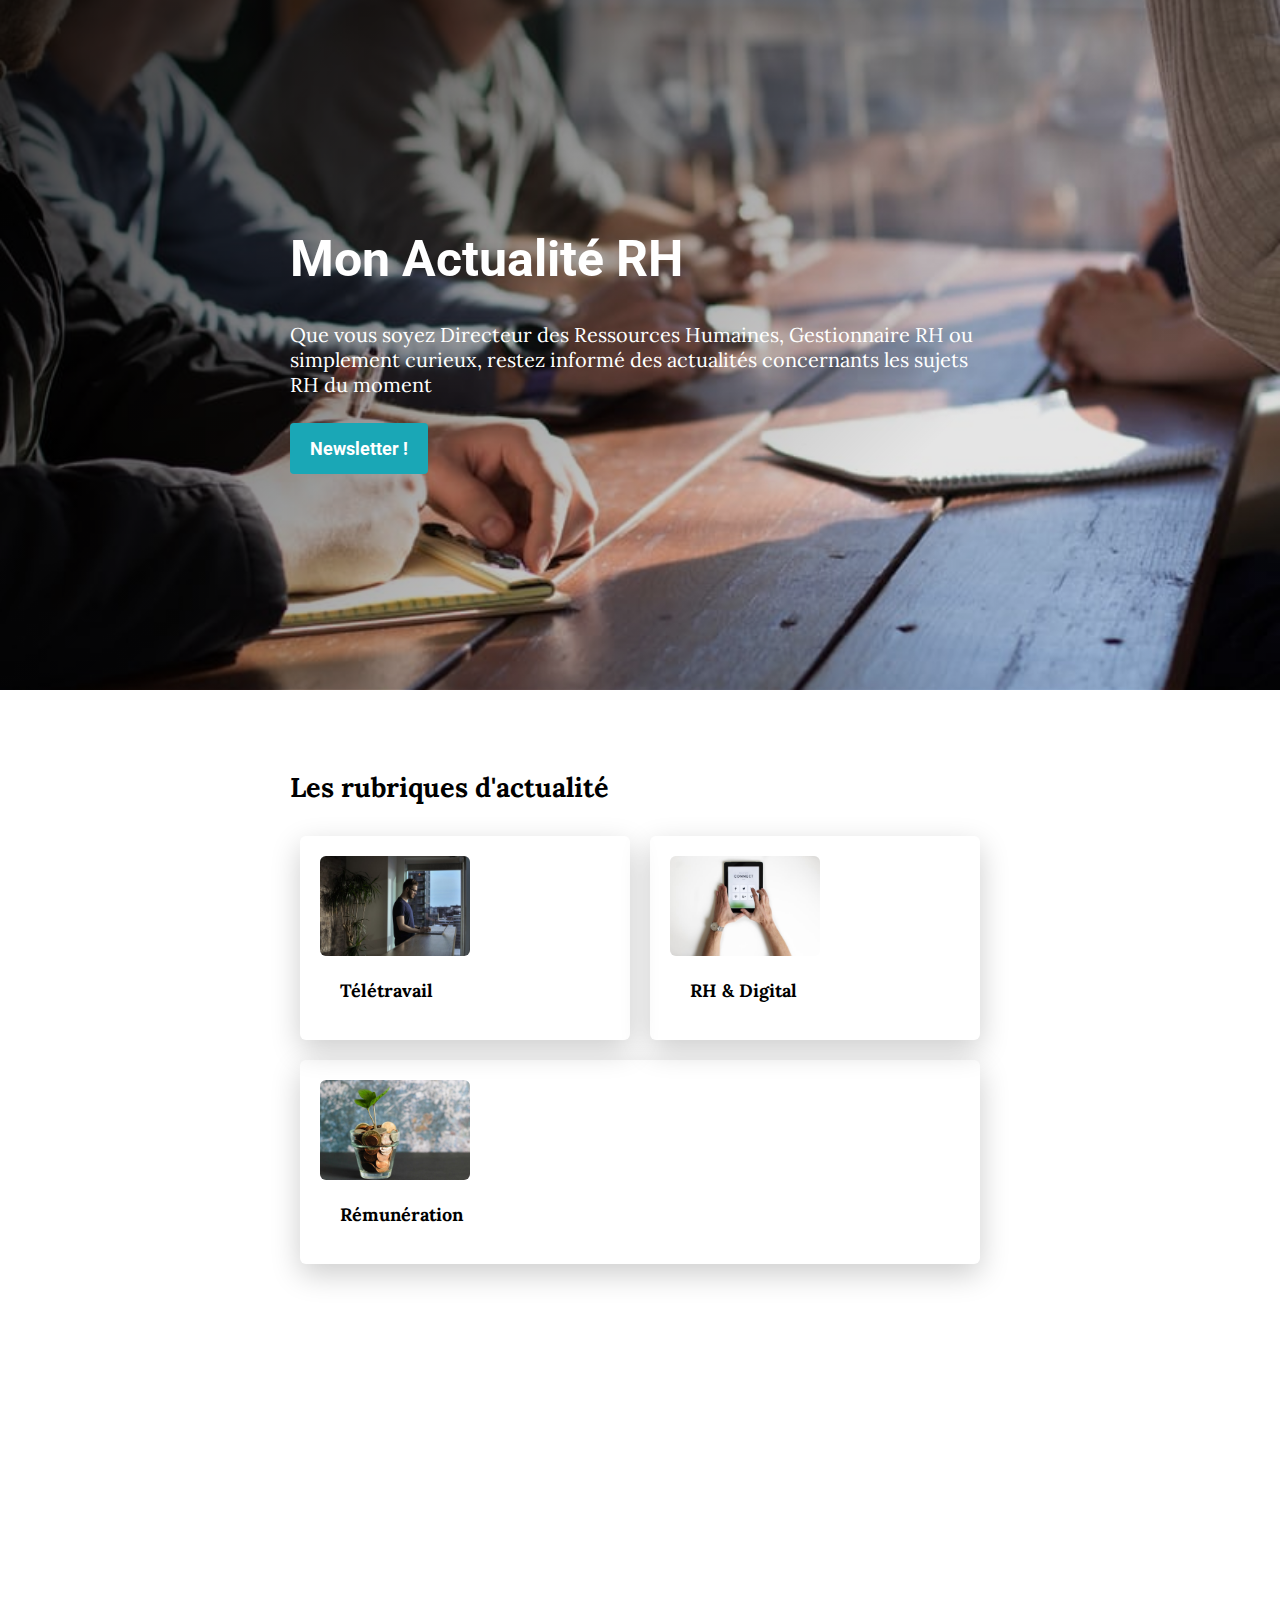
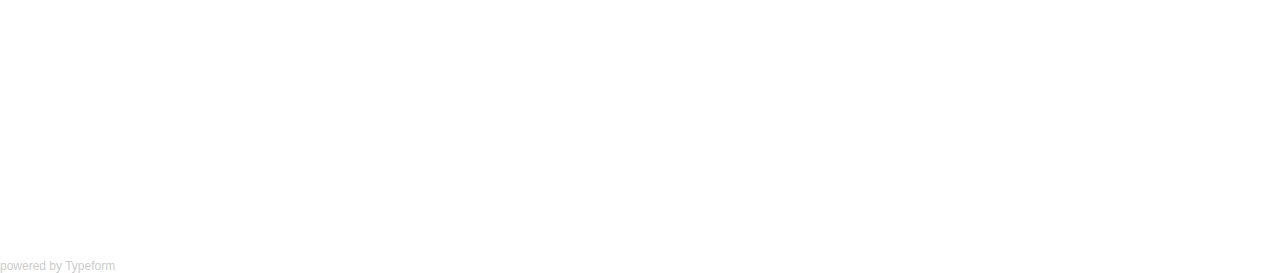
<file: index.html>
<!DOCTYPE html>
<html>
<head>
	<title>RH et conduite du changement</title>
	<meta charset="utf-8">
	<link rel="stylesheet"  href="css/style.css">
</head>




<body>

<div class="banner">
	<div class="container">
		<h1> Mon Actualité RH</h1>
		<h2> Que vous soyez Directeur des Ressources Humaines, Gestionnaire RH ou simplement curieux, restez informé des actualités concernants les sujets RH du moment</h2>
		<a href="#apply-section" class="btn-blue">Newsletter ! </a>
	</div>
</div>


	<div class="container">
		<h2>Les rubriques d'actualité</h2>

<div class="cards"> 


	<div class="card"> 
		<a href="teletravail.html">
	<img src="images/teletravail.jpeg" alt="télétravail">
	<h3>Télétravail</h3>
	</a>
	</div>


	<div class="card"> 
		<a href="rh_digital.html">
	<img src="images/digital.jpeg" alt="RH & digital">
	<h3>RH & Digital</h3>
	</a>
	</div>

	<div class="card"> 
		<a href="remuneration.html">
	<img src="images/remuneration.jpeg" alt="remuneration">
	<h3>Rémunération</h3>
	</a>
	</div>
</div>
</div>




<div id="apply-section">
	<div class="typeform-widget" data-url="https://form.typeform.com/to/JqshnIur" style="width: 100%; height: 500px;"></div> <script> (function() { var qs,js,q,s,d=document, gi=d.getElementById, ce=d.createElement, gt=d.getElementsByTagName, id="typef_orm", b="https://embed.typeform.com/"; if(!gi.call(d,id)) { js=ce.call(d,"script"); js.id=id; js.src=b+"embed.js"; q=gt.call(d,"script")[0]; q.parentNode.insertBefore(js,q) } })() </script> <div style="font-family: Sans-Serif;font-size: 12px;color: #999;opacity: 0.5; padding-top: 5px;"> powered by <a href="https://admin.typeform.com/signup?utm_campaign=JqshnIur&utm_source=typeform.com-01EK9V0VW8P1SMBP131DPE60QD-free&utm_medium=typeform&utm_content=typeform-embedded-poweredbytypeform&utm_term=EN" style="color: #999" target="_blank">Typeform</a> </div>
</div>



</body>
</html>
</file>
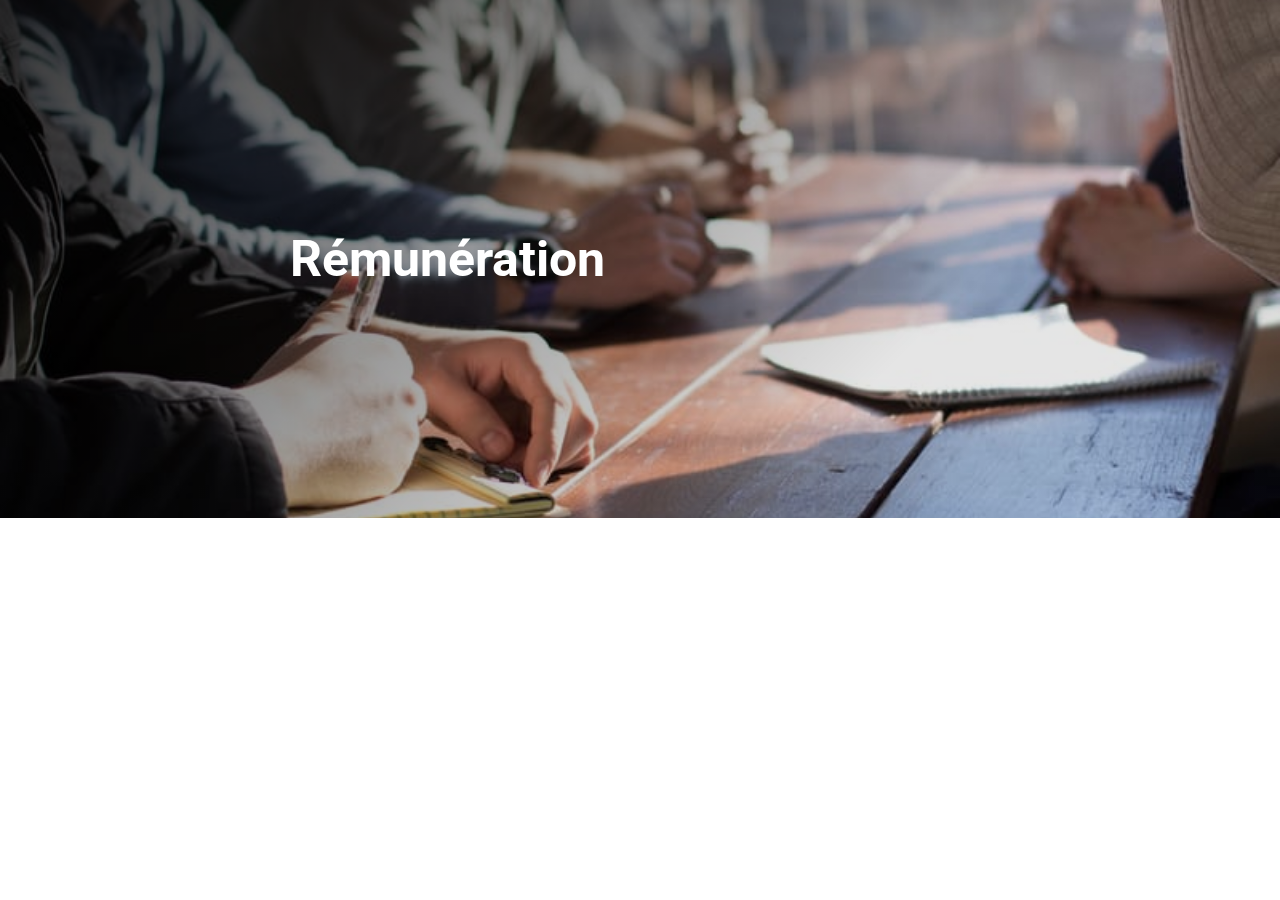
<file: remuneration.html>
<!DOCTYPE html>
<html>
<head>
	<title>Rémunération</title>
	<meta charset="utf-8">
	<link rel="stylesheet"  href="css/style.css">
</head>



<body>
	<div class="banner">
	<div class="container">
		<h1> Rémunération </h1>
		
	</div>
</div>

</body>
</html>
</file>
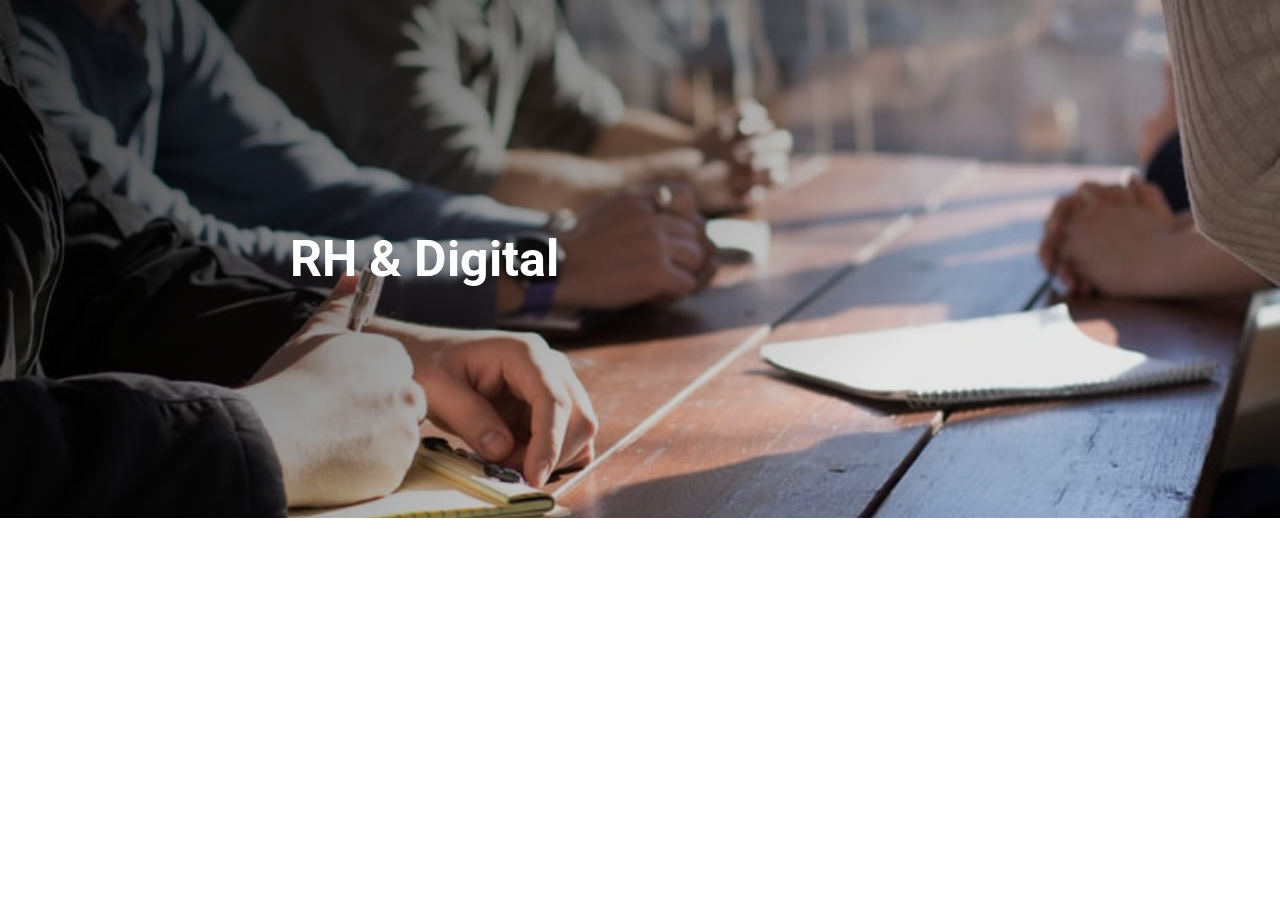
<file: rh_digital.html>
<!DOCTYPE html>
<html>
<head>
	<title>RH & Digital</title>
	<meta charset="utf-8">
	<link rel="stylesheet"  href="css/style.css">
</head>



<body>
	<div class="banner">
	<div class="container">
		<h1> RH & Digital </h1>
		
	</div>
</div>

</body>
</html>
</file>
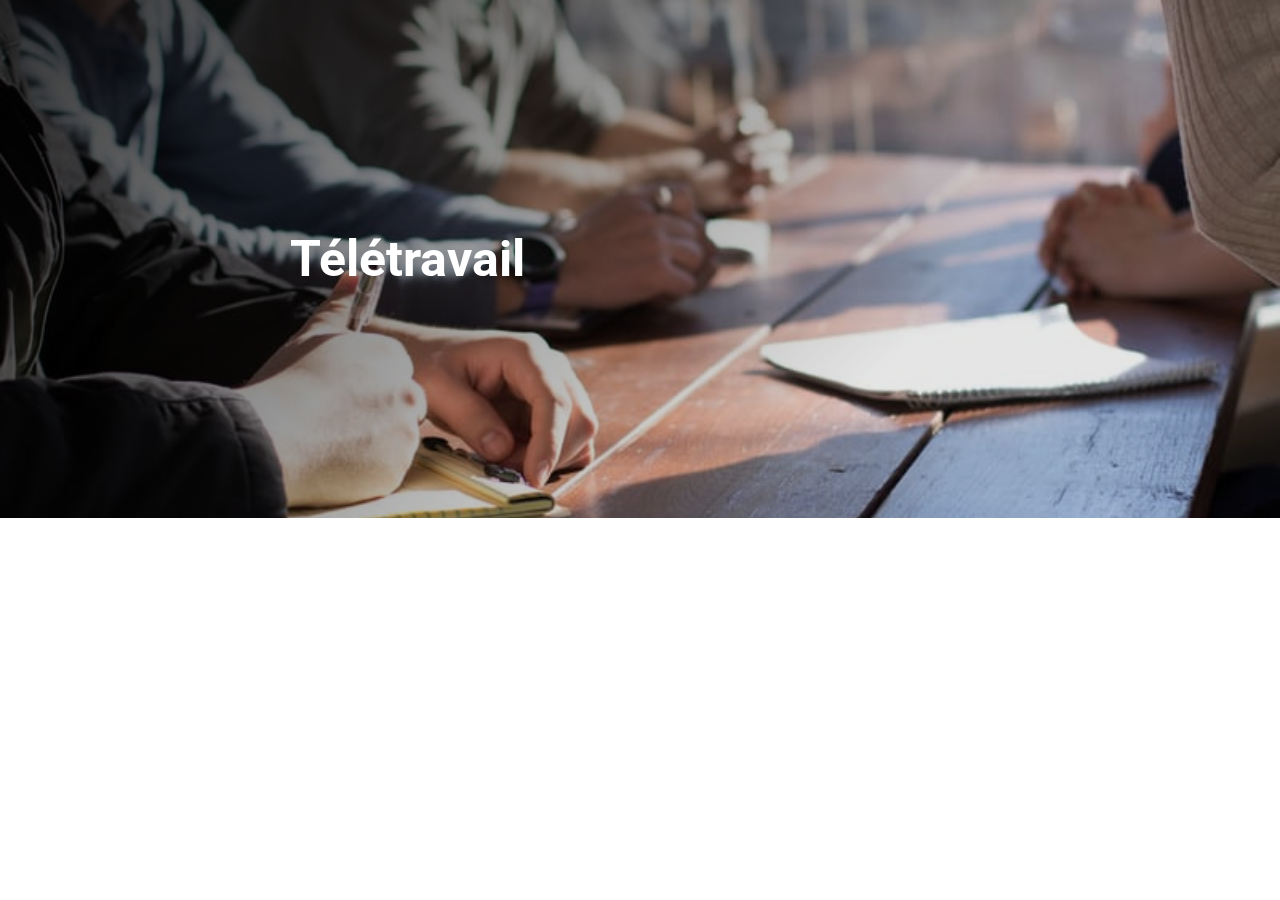
<file: teletravail.html>
<!DOCTYPE html>
<html>
<head>
	<title>Télétravail</title>
	<meta charset="utf-8">
	<link rel="stylesheet"  href="css/style.css">
</head>



<body>
	<div class="banner">
	<div class="container">
		<h1> Télétravail</h1>
		
	</div>
</div>

</body>
</html>
</file>
<file: css/style.css>
@import url('https://fonts.googleapis.com/css2?family=Lora&family=Roboto:wght@300&display=swap');

@import url(components/container.css);
@import url(components/avatar.css);
@import url(components/button.css);
@import url(components/banner.css);
@import url(components/card.css);

body{
	font-family: 'Lora', serif;
	font-size: 18px;
	margin: 0px;

}

h1{
	font-family: 'Roboto', sans-serif;
	font-weight: bold ;
}



a {
	text-decoration: none;
}
</file>
